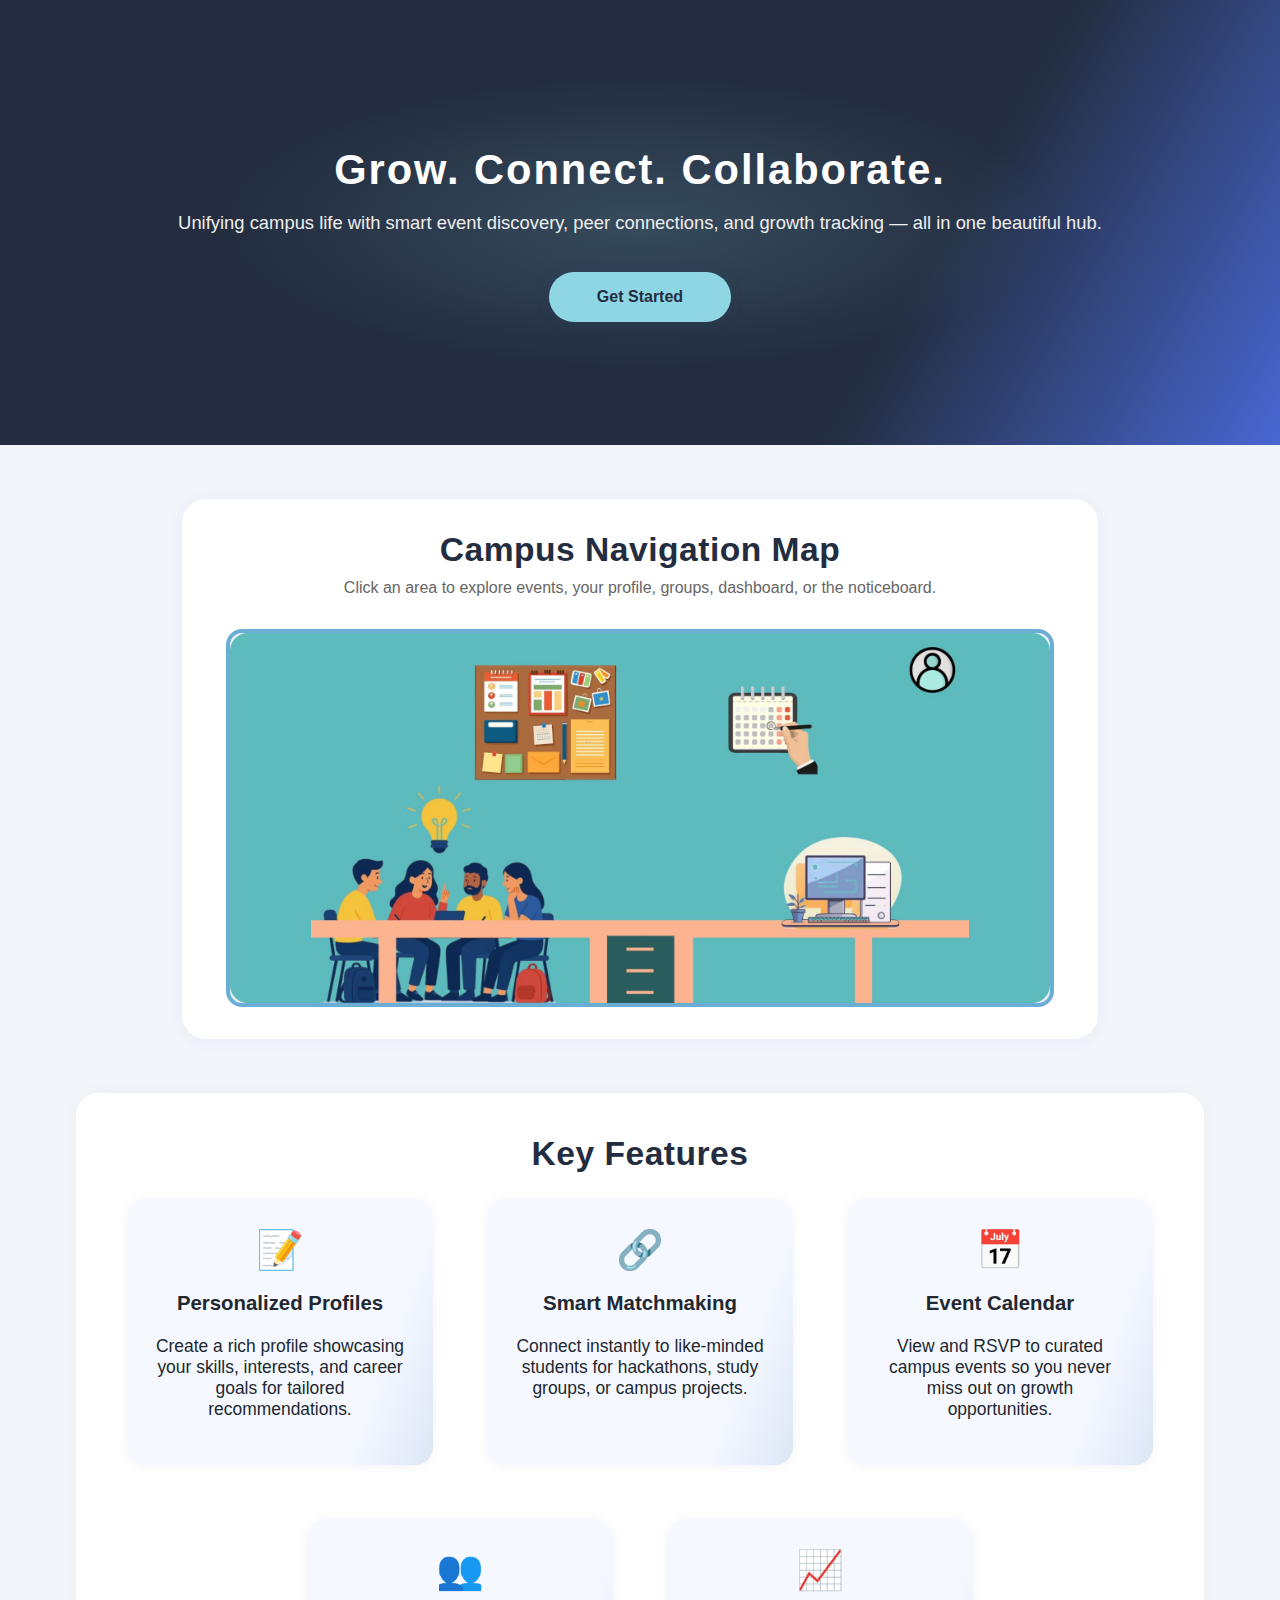
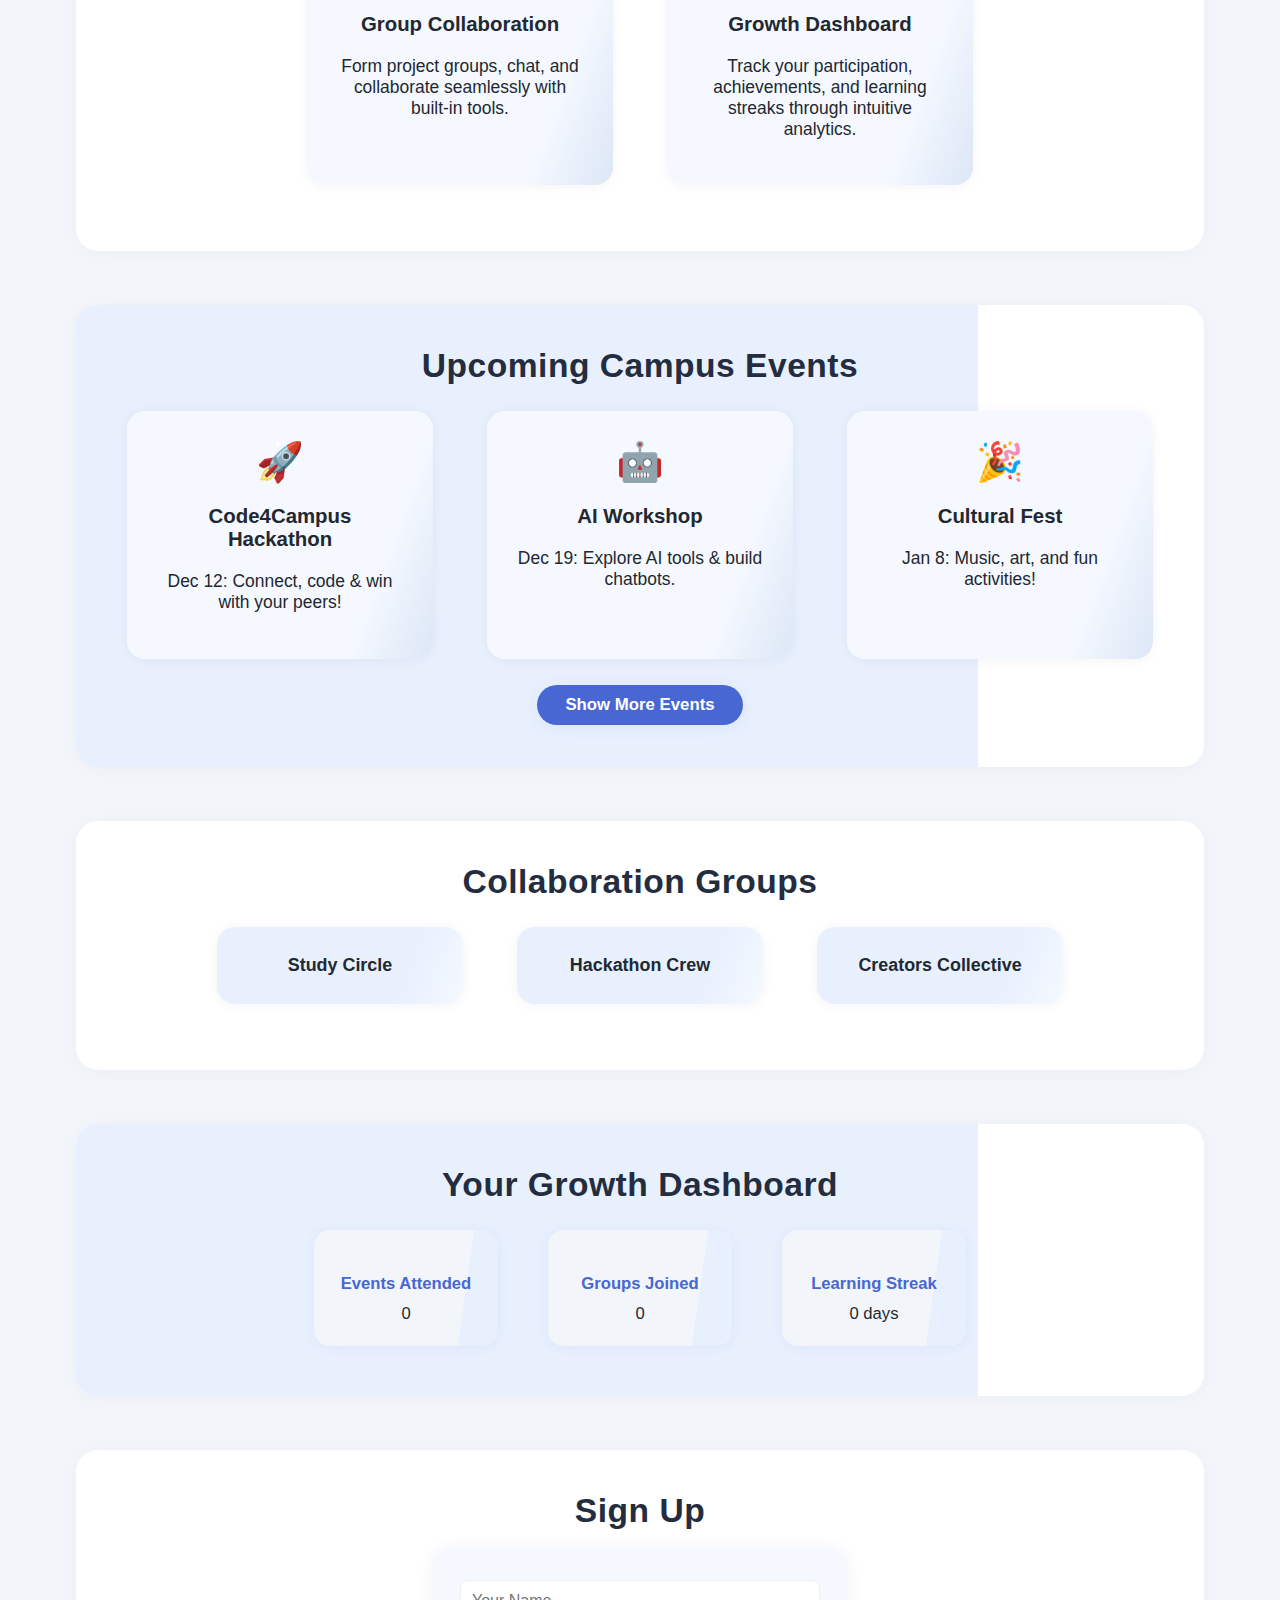
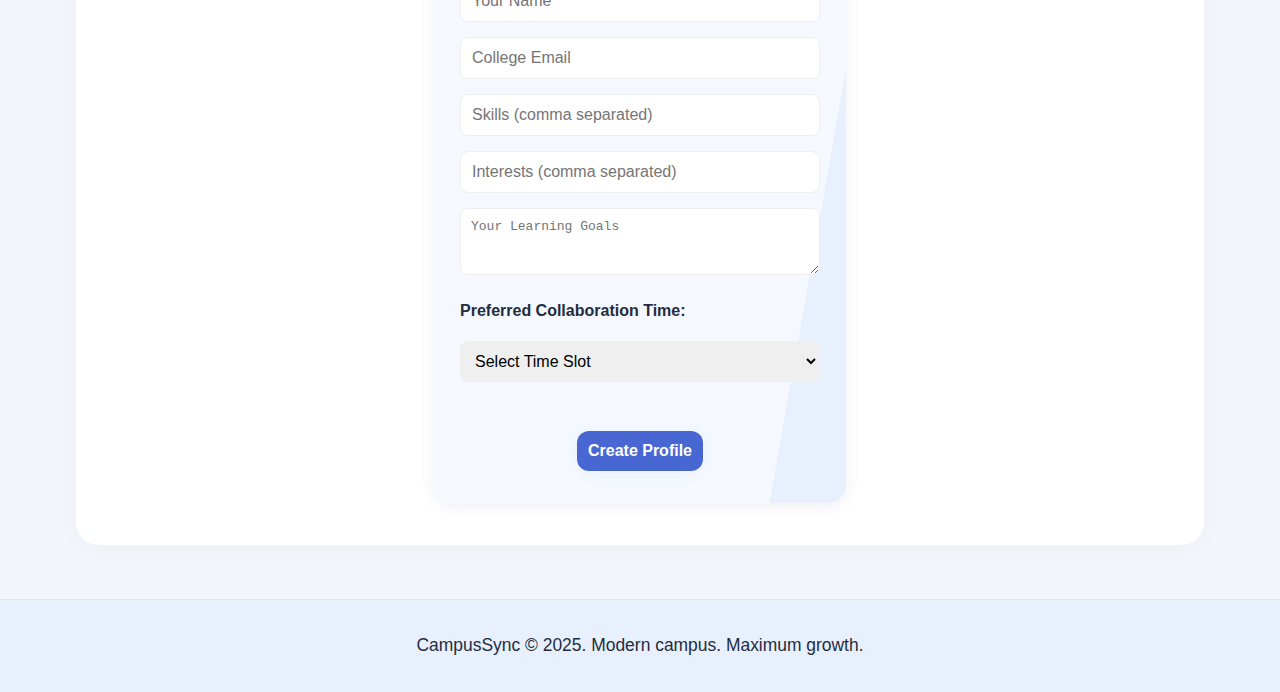
<file: frontend/index.html>
<!DOCTYPE html>
<html lang="en">
<head>
    <meta charset="UTF-8">
    <title>CampusSync - Your Campus Hub</title>
    <meta name="viewport" content="width=device-width, initial-scale=1.0">
    <link rel="stylesheet" href="styles.css">
</head>
<body>

    <header class="hero sophisticated">
        <div class="hero-content">
            <h1>Grow. Connect. Collaborate.</h1>
            <p>Unifying campus life with smart event discovery, peer connections, and growth tracking — all in one beautiful hub.</p>
            <button onclick="scrollToSignup()">Get Started</button>
        </div>
        <div class="hero-bg-blur"></div>
    </header>

    <section class="image-map-section sophisticated">
        <h2 class="section-header">Campus Navigation Map</h2>
        <p class="section-sub">Click an area to explore events, your profile, groups, dashboard, or the noticeboard.</p>
        <div class="wrapper sophisticated">
            <img src="campus_image.jpeg" alt="Campus Map" class="bg-image">
            <div class="hotspot calendar" onclick="window.location.href='events.html'"></div>
            <div class="hotspot profile" onclick="window.location.href='profile.html'"></div>
            <div class="hotspot group" onclick="window.location.href='groups.html'"></div>
            <div class="hotspot computer" onclick="window.location.href='dashboard.html'"></div>
            <div class="hotspot board" onclick="window.location.href='noticeboard.html'"></div>
        </div>
    </section>

    <section id="features" class="section sophisticated">
        <h2 class="section-header">Key Features</h2>
        <div class="card-row sophisticated">
            <div class="feature-card sophisticated">
                <div class="card-icon">📝</div>
                <h3>Personalized Profiles</h3>
                <p>Create a rich profile showcasing your skills, interests, and career goals for tailored recommendations.</p>
            </div>
            <div class="feature-card sophisticated">
                <div class="card-icon">🔗</div>
                <h3>Smart Matchmaking</h3>
                <p>Connect instantly to like-minded students for hackathons, study groups, or campus projects.</p>
            </div>
            <div class="feature-card sophisticated">
                <div class="card-icon">📅</div>
                <h3>Event Calendar</h3>
                <p>View and RSVP to curated campus events so you never miss out on growth opportunities.</p>
            </div>
            <div class="feature-card sophisticated">
                <div class="card-icon">👥</div>
                <h3>Group Collaboration</h3>
                <p>Form project groups, chat, and collaborate seamlessly with built-in tools.</p>
            </div>
            <div class="feature-card sophisticated">
                <div class="card-icon">📈</div>
                <h3>Growth Dashboard</h3>
                <p>Track your participation, achievements, and learning streaks through intuitive analytics.</p>
            </div>
        </div>
    </section>

    <section id="events" class="section sophisticated alt">
        <h2 class="section-header">Upcoming Campus Events</h2>
        <div id="event-list" class="card-row sophisticated">
            <!-- Events get populated here -->
        </div>
        <button class="action-btn sophisticated" onclick="loadEvents()">Show More Events</button>
    </section>

    <section id="groups" class="section sophisticated">
        <h2 class="section-header">Collaboration Groups</h2>
        <div class="card-row sophisticated">
            <div class="group-card sophisticated">Study Circle</div>
            <div class="group-card sophisticated">Hackathon Crew</div>
            <div class="group-card sophisticated">Creators Collective</div>
        </div>
    </section>

    <section id="dashboard" class="section sophisticated alt">
        <h2 class="section-header">Your Growth Dashboard</h2>
        <div id="growth-summary" class="dashboard-cards sophisticated">
            <div class="dash-card sophisticated">
                <h4>Events Attended</h4>
                <span id="eventsAttended">0</span>
            </div>
            <div class="dash-card sophisticated">
                <h4>Groups Joined</h4>
                <span id="groupsJoined">0</span>
            </div>
            <div class="dash-card sophisticated">
                <h4>Learning Streak</h4>
                <span id="learningStreak">0 days</span>
            </div>
        </div>
    </section>

    <section id="signup" class="section sophisticated">
    <h2 class="section-header">Sign Up</h2>
    <form id="signup-form" onsubmit="registerUser(event)">
        <input type="text" id="name" placeholder="Your Name" required />
        <input type="email" id="email" placeholder="College Email" required />
        <input type="text" id="skills" placeholder="Skills (comma separated)" required />
        <input type="text" id="interests" placeholder="Interests (comma separated)" required />
        <textarea id="goals" placeholder="Your Learning Goals" rows="3" required></textarea>
        <label for="availability">Preferred Collaboration Time:</label>
        <select id="availability" required>
        <option value="">Select Time Slot</option>
        <option value="morning">Morning (8 AM - 12 PM)</option>
        <option value="afternoon">Afternoon (12 PM - 4 PM)</option>
        <option value="evening">Evening (4 PM - 8 PM)</option>
        <option value="night">Night (8 PM - 12 AM)</option>
        </select>
        <button type="submit" class="action-btn sophisticated">Create Profile</button>
    </form>
    </section>


    <footer class="footer sophisticated">
        <p>CampusSync &copy; 2025. Modern campus. Maximum growth.</p>
    </footer>
    <script src="script.js"></script>
</body>
</html>
</file>
<file: frontend/styles.css>
body {
    margin: 0;
    font-family: 'Inter', 'Segoe UI', Arial, sans-serif;
    background: #f2f5fa;
    color: #222831;
}
nav {
    background: #232d3f;
    color: #fff;
    display: flex;
    justify-content: space-between;
    align-items: center;
    padding: 18px 36px;
    font-size: 1.07em;
    box-shadow: 0 2px 8px rgba(34,44,63,.07);
}
nav .logo {
    font-weight: 700;
    font-size: 1.5em;
    letter-spacing: 2px;
}
nav ul {
    list-style: none;
    display: flex;
    gap: 2em;
}
nav a {
    color: #fff;
    text-decoration: none;
    padding: 9px 22px;
    border-radius: 22px;
    font-weight: 500;
    background: #4867d2;
    transition: background 0.2s;
}
nav a:hover {
    background: #1e2645;
}

.hero.sophisticated {
    background: linear-gradient(120deg, #232d3f 70%, #4867d2 100%);
    color: #fff;
    position: relative;
    min-height: 320px;
    display: flex;
    align-items: center;
    justify-content: center;
    padding: 60px 0 65px 0;
}
.hero-content {
    z-index: 2;
    position: relative;
    text-align: center;
}
.hero .hero-bg-blur {
    content: "";
    position: absolute;
    inset: 0;
    background: radial-gradient(ellipse closest-side, #8fd6e5 0%, transparent 65%);
    opacity: 0.18;
    z-index: 1;
}

.hero.sophisticated h1 {
    font-size: 2.6em;
    font-weight: 800;
    margin-bottom: 0.08em;
    letter-spacing: 2px;
}
.hero.sophisticated p {
    font-size: 1.15em;
    font-weight: 400;
    margin-bottom: 1.2em;
    color: #eee;
}
.hero.sophisticated button {
    margin-top: 16px;
    padding: 16px 48px;
    font-size: 1em;
    background: #8fd6e5;
    color: #232d3f;
    border: none;
    border-radius: 32px;
    cursor: pointer;
    font-weight: 700;
    box-shadow: 0 2px 16px rgba(72,103,210,0.09);
    transition: background 0.2s, color 0.2s;
}
.hero.sophisticated button:hover {
    background: #4867d2;
    color: #fff;
}

.section-header {
    font-size: 2.1em;
    font-weight: 700;
    color: #232d3f;
    letter-spacing: 0.5px;
    margin: 0 0 18px 0;
    text-align: center;
}
.section-sub {
    text-align: center;
    color: #666;
    margin-top: -8px;
    margin-bottom: 24px;
}

.section.sophisticated {
    max-width: 1080px;
    margin: 54px auto 0 auto;
    background: #fff;
    border-radius: 22px;
    padding: 42px 24px;
    box-shadow: 0 2px 22px rgba(0, 0, 0, 0.03);
}
.section.sophisticated.alt {
    background: linear-gradient(90deg,#e8f0fe 80%, #fff 20%);
}
.card-row.sophisticated {
    display: flex;
    flex-wrap: wrap;
    gap: 38px;
    justify-content: center;
    margin-bottom: 16px;
}
.feature-card.sophisticated, .dash-card.sophisticated, .group-card.sophisticated {
    background: linear-gradient(110deg,#f5f9ff 78%,#dce6f6 100%);
    border-radius: 18px;
    padding: 28px;
    min-width: 190px;
    max-width: 250px;
    box-shadow: 0 1px 12px 0 rgba(34,44,63,.05);
    text-align: center;
    font-size: 1.09em;
    margin: 8px;
    transition: transform 0.17s, box-shadow 0.17s;
    cursor: pointer;
}
.feature-card.sophisticated:hover, .dash-card.sophisticated:hover, .group-card.sophisticated:hover {
    transform: scale(1.05);
    box-shadow: 0 4px 32px rgba(72,103,210,0.14);
}
.card-icon {
    font-size: 2.2em;
    margin-bottom: 10px;
    color: #4867d2;
}

.image-map-section.sophisticated {
    background: #fff;
    border-radius: 24px;
    box-shadow: 0 1px 16px rgba(72,103,210,0.06);
    padding: 32px 8px;
    margin: 54px auto 0 auto;
    max-width: 900px;
}

.wrapper.sophisticated {
    position: relative;
    max-width: 820px;
    margin: 32px auto 0 auto;
    height: 370px;
    overflow: hidden;
    border-radius: 16px;
    border: 4px solid #6aaed6;
    background: #f2f5fa;
}
.bg-image {
    width: 100%;
    height: 100%;
    object-fit: contain;
    border-radius: 18px;
    background-color: #5dbbbe;
    box-shadow: 0 6px 32px rgba(34,44,63,.08);
}
.hotspot {
    position: absolute;
    cursor: pointer;
    opacity: 0;
    transition: opacity 0.2s;
}
.hotspot:hover {
    opacity: 0.23;
    background: rgba(106,174,214,.23);
}
/* Calendar */
.calendar { top: 10%; left: 63%; width: 160px; height: 160px; }
/* Profile icon */
.profile { top: 3%; left: 90%; width: 70px; height: 70px; }
/* Group discussion */
.group { top: 55%; left: 5%; width: 380px; height: 250px; }
/* Computer */
.computer { top: 57%; left: 63%; width: 350px; height: 250px; }
/* Notice board hotspot */
.board { top: 9%; left: 23%; width: 260px; height: 220px; }

.group-card.sophisticated {
    background: linear-gradient(110deg,#e8f0fe 75%,#f5f9ff 100%);
    font-weight: 600;
    font-size: 1.12em;
}

.dashboard-cards.sophisticated {
    display: flex;
    gap: 34px;
    justify-content: center;
}
.dash-card.sophisticated {
    background: linear-gradient(98deg,#f2f5fa 80%,#e8f0fe 20%);
    border-radius: 16px;
    padding: 22px;
    min-width: 140px;
    max-width: 160px;
    box-shadow: 0 1px 12px rgba(72,103,210,0.07);
    font-size: 1.04em;
    transition: transform 0.17s;
}
.dash-card.sophisticated h4 {
    font-weight: 700;
    color: #4867d2;
    margin-bottom: 10px;
}

.action-btn.sophisticated {
    font-size: 1.05em;
    background: #4867d2;
    color: #fff;
    border: none;
    border-radius: 23px;
    padding: 10px 28px;
    margin: 18px auto 0 auto;
    display: block;
    font-weight: 600;
    box-shadow: 0 2px 16px rgba(72,103,210,0.07);
    cursor: pointer;
    transition: background .18s;
}
.action-btn.sophisticated:hover {
    background: #232d3f;
}

#signup-form {
    display: flex;
    flex-direction: column;
    gap: 15px;
    max-width: 360px;
    margin: 0 auto;
    background: linear-gradient(100deg, #f5f9ff 85%, #e8f0fe 15%);
    border-radius: 18px;
    padding: 32px 26px;
    box-shadow: 0 2px 16px rgba(63,67,150,0.09);
}

#signup textarea {
  font-size: 1em;
  border-radius: 8px;
  border: 1px solid #eee;
  padding: 10px;
  resize: vertical;
}

#signup label {
  margin-top: 12px;
  font-weight: 600;
  color: #232d3f;
  display: block;
}

#signup select {
  font-size: 1em;
  border-radius: 8px;
  border: 1px solid #eee;
  padding: 10px;
  width: 100%;
  margin-top: 6px;
  margin-bottom: 16px;
}

#signup input, #signup button {
    font-size: 1em;
    border-radius: 8px;
    border: 1px solid #eee;
    padding: 11px;
}
#signup button {
    background: #4867d2;
    color: white;
    border: none;
    cursor: pointer;
    font-weight: 700;
    border-radius: 12px;
}
#signup button:hover {
    background: #232d3f;
}

.footer.sophisticated {
    text-align: center;
    margin: 54px 0 0 0;
    color: #232d3f;
    font-size: 1.09em;
    background: #e8f0fe;
    padding: 18px 0;
    border-top: 1px solid #dce6f6;
}

@media (max-width:900px) {
    .card-row.sophisticated, .dashboard-cards.sophisticated { flex-direction: column; align-items: center; gap:18px;}
    section.sophisticated { padding:18px; }
    .section-header { font-size:1.35em; }
    .wrapper.sophisticated { height:200px; max-width:99vw;}
}
</file>
